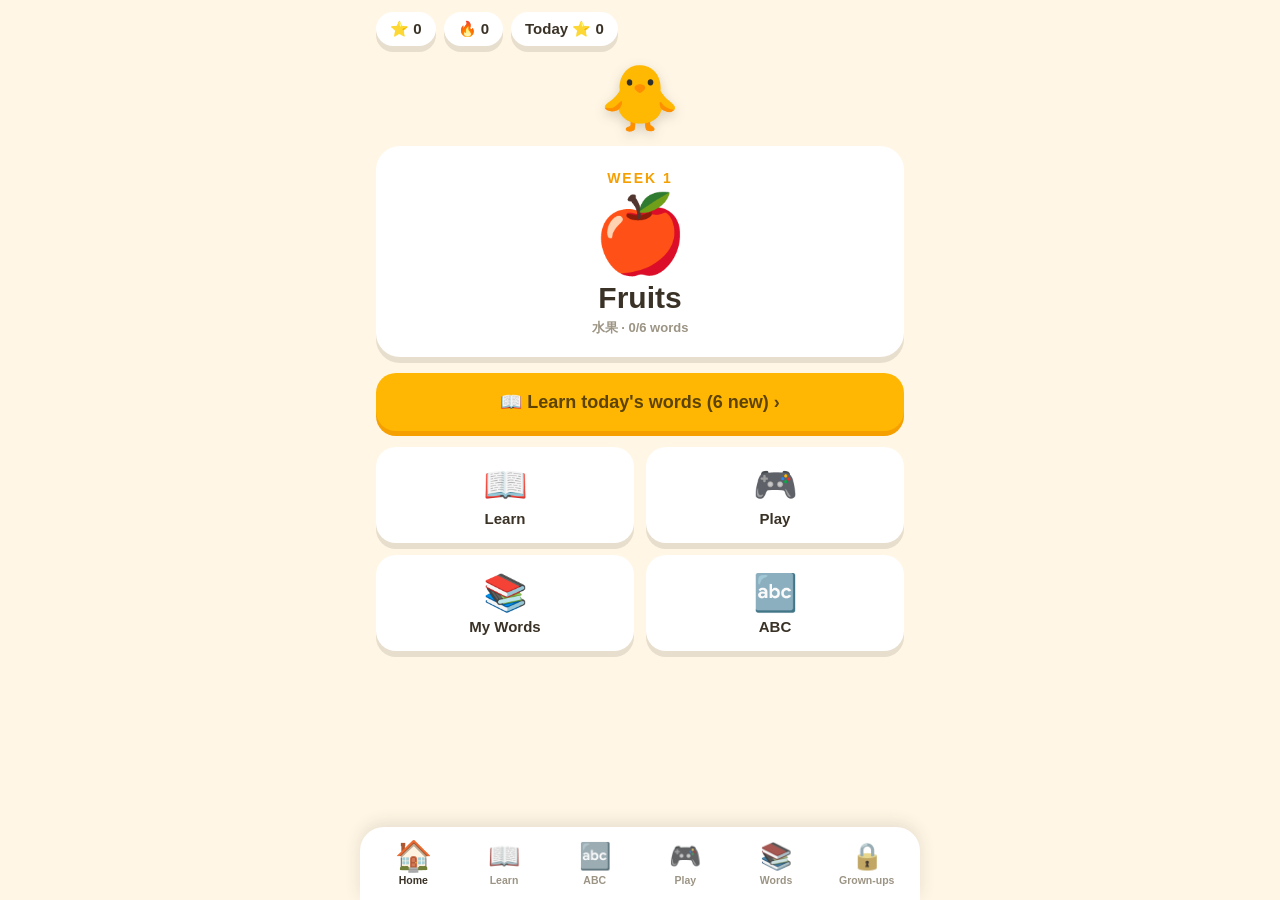
<file: index.html>
<!DOCTYPE html>
<html lang="en">
<head>
  <meta charset="UTF-8">
  <meta name="viewport" content="width=device-width, initial-scale=1, maximum-scale=1, user-scalable=no, viewport-fit=cover">
  <meta name="apple-mobile-web-app-capable" content="yes">
  <meta name="apple-mobile-web-app-status-bar-style" content="default">
  <meta name="theme-color" content="#FFF6E5">
  <title>An English 🐥</title>
  <link rel="icon" href="data:image/svg+xml,<svg xmlns='http://www.w3.org/2000/svg' viewBox='0 0 100 100'><text y='.9em' font-size='90'>🐥</text></svg>">
  <link rel="stylesheet" href="assets/style.css">
</head>
<body>
  <div id="app"></div>
  <script src="assets/data.js"></script>
  <script src="assets/core.js"></script>
  <script src="assets/xfyun-config.js"></script>
  <script src="assets/speech.js"></script>
  <script src="assets/views.js"></script>
  <script src="assets/learn.js"></script>
  <script src="assets/abc.js"></script>
  <script src="assets/app.js"></script>
</body>
</html>
</file>
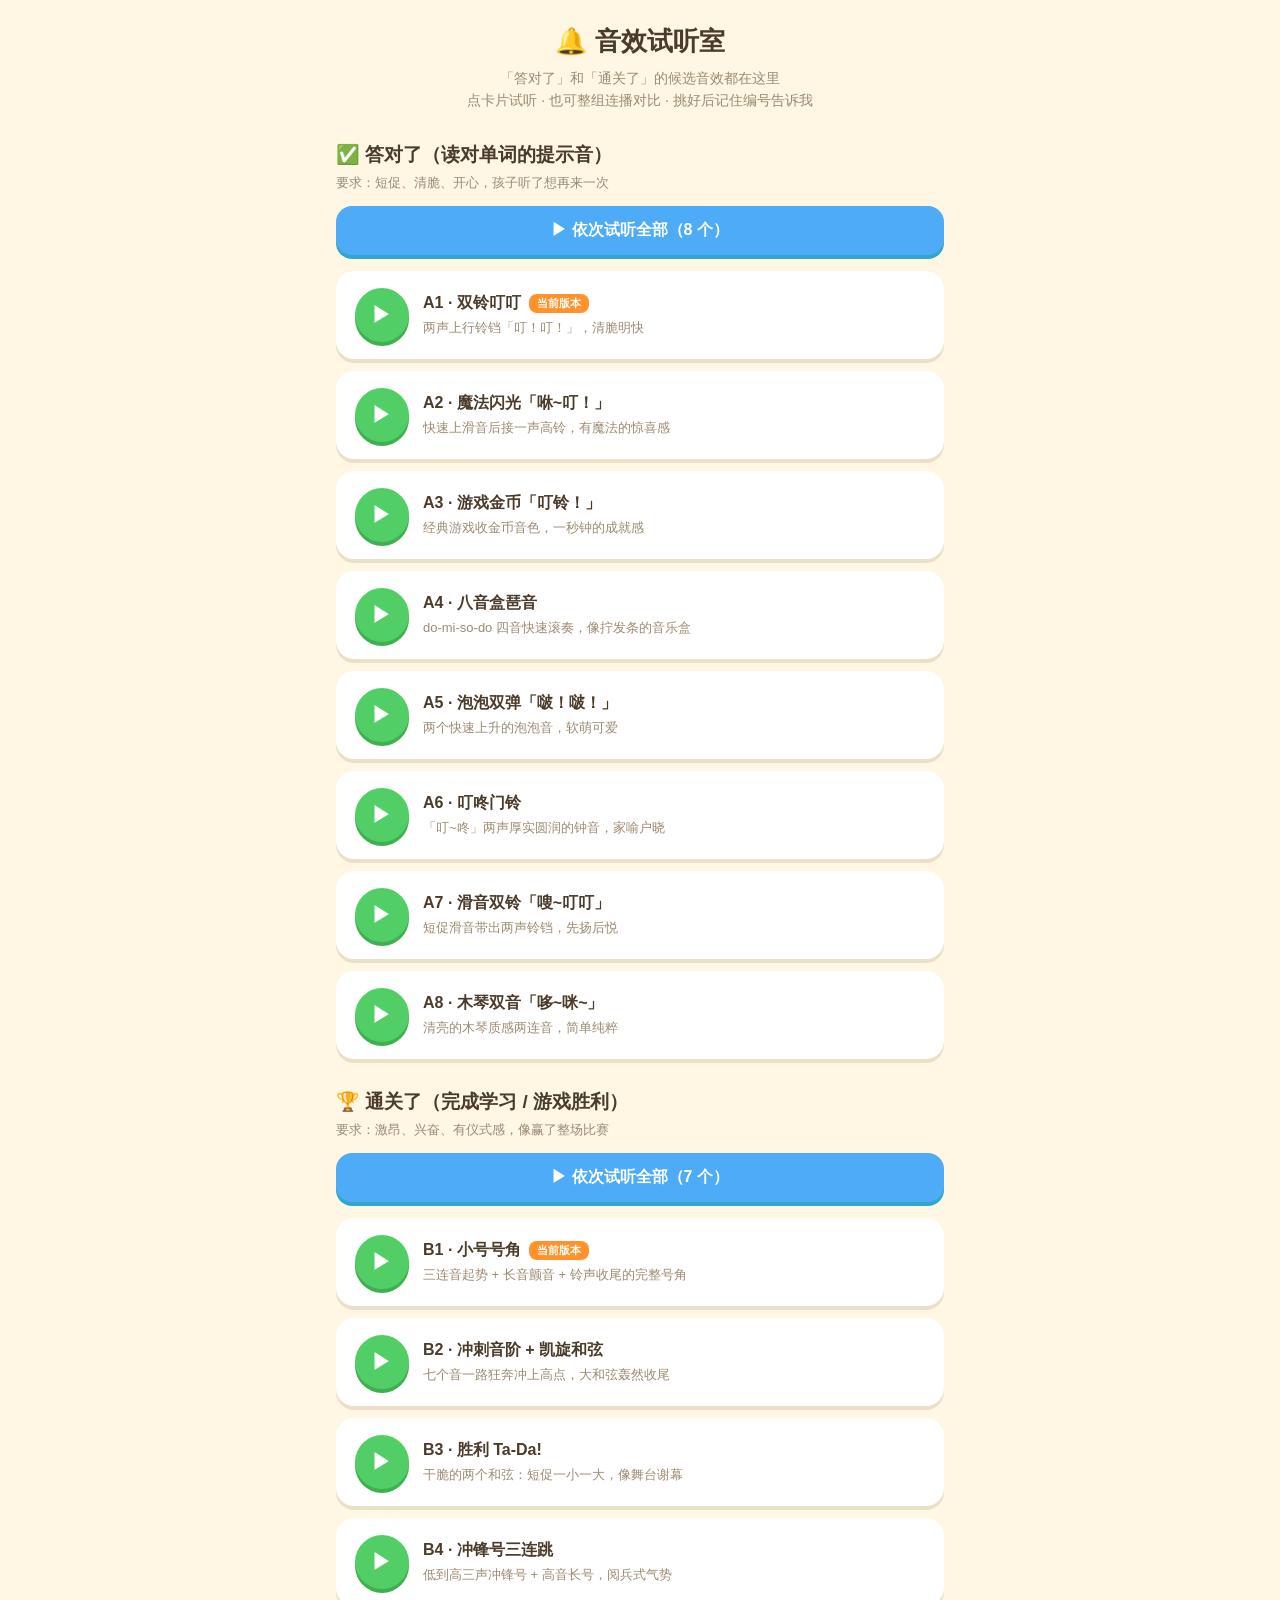
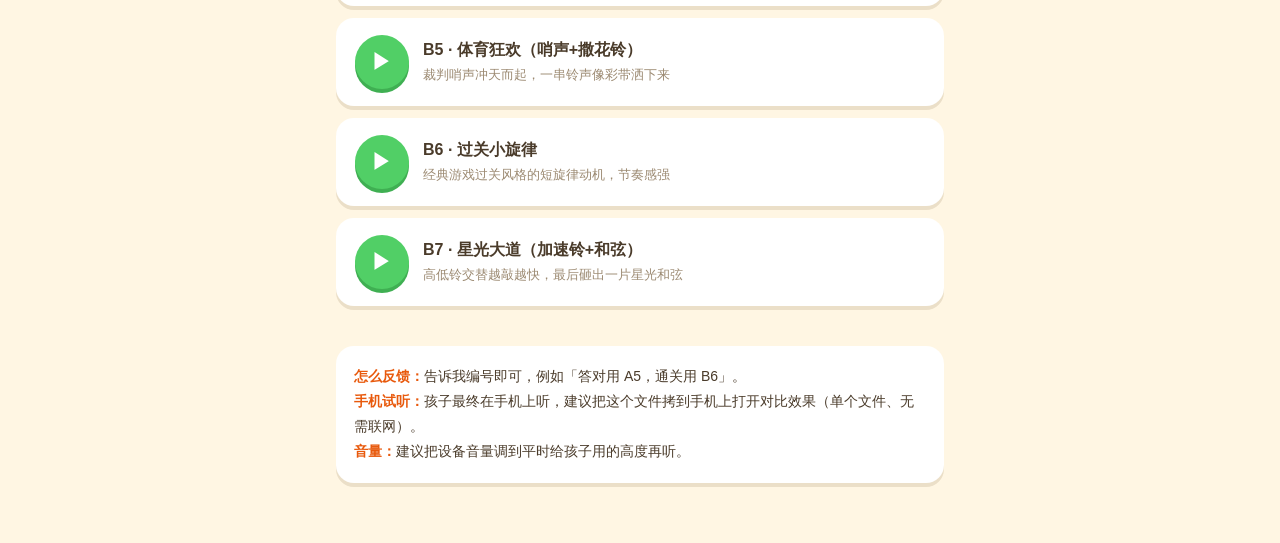
<file: sound-picker.html>
<!DOCTYPE html>
<html lang="zh-CN">
<head>
<meta charset="UTF-8">
<meta name="viewport" content="width=device-width, initial-scale=1.0">
<title>音效试听室</title>
<style>
  * { margin: 0; padding: 0; box-sizing: border-box; -webkit-tap-highlight-color: transparent; }
  body {
    font-family: -apple-system, BlinkMacSystemFont, 'PingFang SC', 'Helvetica Neue', sans-serif;
    background: #FFF6E3;
    color: #4A3B2A;
    padding: 24px 16px 60px;
    max-width: 640px;
    margin: 0 auto;
  }
  h1 { font-size: 26px; text-align: center; }
  .sub {
    text-align: center; font-size: 14px; color: #9C8A72;
    margin: 8px 0 26px; line-height: 1.6;
  }
  h2 {
    font-size: 19px; margin: 30px 0 6px;
  }
  .group-note { font-size: 13px; color: #9C8A72; margin-bottom: 14px; }
  .card {
    background: #FFFFFF;
    border-radius: 18px;
    box-shadow: 0 4px 0 #EBDFC8;
    padding: 14px 16px;
    display: flex;
    align-items: center;
    gap: 14px;
    margin-bottom: 12px;
    transition: transform 0.12s;
    border: 3px solid transparent;
  }
  .card.playing {
    border-color: #51CF66;
    transform: scale(1.02);
    animation: bounce 0.5s;
  }
  @keyframes bounce {
    0%, 100% { transform: scale(1); }
    50% { transform: scale(1.04); }
  }
  .play {
    width: 54px;
    height: 54px;
    min-width: 54px;
    border: none;
    border-radius: 50%;
    background: #51CF66;
    color: #FFFFFF;
    font-size: 22px;
    box-shadow: 0 4px 0 #3FAF52;
    cursor: pointer;
    transition: transform 0.1s, box-shadow 0.1s;
  }
  .play:active { transform: translateY(3px); box-shadow: none; }
  .info { flex: 1; min-width: 0; }
  .name { font-size: 16px; font-weight: 800; display: flex; align-items: center; gap: 8px; flex-wrap: wrap; }
  .tag {
    font-size: 11px; font-weight: 700; color: #FFFFFF;
    background: #FF922B; border-radius: 8px; padding: 2px 8px;
  }
  .desc { font-size: 13px; color: #9C8A72; margin-top: 4px; line-height: 1.5; }
  .playall {
    width: 100%;
    border: none;
    border-radius: 16px;
    background: #4DABF7;
    color: #FFFFFF;
    font-size: 16px;
    font-weight: 800;
    padding: 14px;
    box-shadow: 0 4px 0 #2FA8CC;
    cursor: pointer;
    margin-bottom: 16px;
    transition: transform 0.1s, box-shadow 0.1s;
  }
  .playall:active { transform: translateY(3px); box-shadow: none; }
  .playall:disabled { opacity: 0.5; }
  .footer {
    margin-top: 40px;
    background: #FFFFFF;
    border-radius: 18px;
    box-shadow: 0 4px 0 #EBDFC8;
    padding: 18px;
    font-size: 14px;
    line-height: 1.8;
  }
  .footer b { color: #E8590C; }
</style>
</head>
<body>
<h1>🔔 音效试听室</h1>
<p class="sub">
  「答对了」和「通关了」的候选音效都在这里<br>
  点卡片试听 · 也可整组连播对比 · 挑好后记住编号告诉我
</p>

<h2>✅ 答对了（读对单词的提示音）</h2>
<p class="group-note">要求：短促、清脆、开心，孩子听了想再来一次</p>
<button class="playall" id="pass-all" onclick="playGroup('pass')">▶ 依次试听全部（8 个）</button>
<div id="pass-list"></div>

<h2>🏆 通关了（完成学习 / 游戏胜利）</h2>
<p class="group-note">要求：激昂、兴奋、有仪式感，像赢了整场比赛</p>
<button class="playall" id="win-all" onclick="playGroup('win')">▶ 依次试听全部（7 个）</button>
<div id="win-list"></div>

<div class="footer">
  <b>怎么反馈：</b>告诉我编号即可，例如「答对用 A5，通关用 B6」。<br>
  <b>手机试听：</b>孩子最终在手机上听，建议把这个文件拷到手机上打开对比效果（单个文件、无需联网）。<br>
  <b>音量：</b>建议把设备音量调到平时给孩子用的高度再听。
</div>

<script>
let ctx = null;

// ac lazily creates the shared AudioContext on first tap (mobile requires it).
function ac() {
  if (!ctx) ctx = new (window.AudioContext || window.webkitAudioContext)();
  if (ctx.state === 'suspended') ctx.resume();
  return ctx;
}

// tone plays one steady note with a fast attack and smooth decay.
function tone(freq, dur, delay, gain, type) {
  const c = ac();
  const t = c.currentTime + (delay || 0);
  const osc = c.createOscillator();
  const vol = c.createGain();
  osc.type = type || 'sine';
  osc.frequency.value = freq;
  vol.gain.setValueAtTime(0.0001, t);
  vol.gain.exponentialRampToValueAtTime(gain || 0.12, t + 0.015);
  vol.gain.exponentialRampToValueAtTime(0.0001, t + dur);
  osc.connect(vol);
  vol.connect(c.destination);
  osc.start(t);
  osc.stop(t + dur + 0.05);
}

// bell rings a bell-like ding: fundamental plus inharmonic partials, each
// fading at its own speed - synthesized, no audio file needed.
function bell(freq, delay, gain) {
  const c = ac();
  const t = c.currentTime + (delay || 0);
  [[freq, 1, 1], [freq * 2, 0.4, 0.55], [freq * 2.76, 0.22, 0.35]].forEach((p) => {
    const osc = c.createOscillator();
    const vol = c.createGain();
    osc.type = 'sine';
    osc.frequency.value = p[0];
    vol.gain.setValueAtTime(0.0001, t);
    vol.gain.exponentialRampToValueAtTime((gain || 0.14) * p[1], t + 0.012);
    vol.gain.exponentialRampToValueAtTime(0.0001, t + p[2]);
    osc.connect(vol);
    vol.connect(c.destination);
    osc.start(t);
    osc.stop(t + p[2] + 0.05);
  });
}

// slide sweeps a pitch from f1 up (or down) to f2 - whoosh / pop textures.
function slide(f1, f2, dur, delay, gain, type) {
  const c = ac();
  const t = c.currentTime + (delay || 0);
  const osc = c.createOscillator();
  const vol = c.createGain();
  osc.type = type || 'sine';
  osc.frequency.setValueAtTime(f1, t);
  osc.frequency.exponentialRampToValueAtTime(f2, t + dur);
  vol.gain.setValueAtTime(0.0001, t);
  vol.gain.exponentialRampToValueAtTime(gain || 0.12, t + 0.015);
  vol.gain.exponentialRampToValueAtTime(0.0001, t + dur);
  osc.connect(vol);
  vol.connect(c.destination);
  osc.start(t);
  osc.stop(t + dur + 0.05);
}

// vibrato holds one brassy note with vibrato - the triumphant long note.
function vibrato(freq, delay, dur, gain) {
  const c = ac();
  const t = c.currentTime + delay;
  const osc = c.createOscillator();
  const vol = c.createGain();
  const lfo = c.createOscillator();
  const lfoGain = c.createGain();
  osc.type = 'sawtooth';
  osc.frequency.value = freq;
  lfo.frequency.value = 6.5;
  lfoGain.gain.value = freq * 0.007;
  lfo.connect(lfoGain);
  lfoGain.connect(osc.frequency);
  vol.gain.setValueAtTime(0.0001, t);
  vol.gain.exponentialRampToValueAtTime(gain, t + 0.03);
  vol.gain.setValueAtTime(gain, t + dur - 0.12);
  vol.gain.exponentialRampToValueAtTime(0.0001, t + dur);
  osc.connect(vol);
  vol.connect(c.destination);
  osc.start(t);
  osc.stop(t + dur + 0.05);
  lfo.start(t);
  lfo.stop(t + dur + 0.05);
}

// chord plays several tones together.
function chord(freqs, dur, delay, gain, type) {
  freqs.forEach((f) => tone(f, dur, delay, gain, type));
}

const SOUNDS = [
  // ---------- pass: correct-answer candidates ----------
  {
    id: 'A1', group: 'pass', name: '双铃叮叮', tag: '当前版本',
    desc: '两声上行铃铛「叮！叮！」，清脆明快',
    dur: 1.2,
    play() { bell(1568, 0, 0.16); bell(2093, 0.18, 0.13); },
  },
  {
    id: 'A2', group: 'pass', name: '魔法闪光「咻~叮！」',
    desc: '快速上滑音后接一声高铃，有魔法的惊喜感',
    dur: 1.3,
    play() { slide(660, 1760, 0.22, 0, 0.1); bell(2093, 0.22, 0.11); },
  },
  {
    id: 'A3', group: 'pass', name: '游戏金币「叮铃！」',
    desc: '经典游戏收金币音色，一秒钟的成就感',
    dur: 0.6,
    play() {
      tone(988, 0.08, 0, 0.09, 'square');
      tone(1319, 0.3, 0.08, 0.09, 'square');
    },
  },
  {
    id: 'A4', group: 'pass', name: '八音盒琶音',
    desc: 'do-mi-so-do 四音快速滚奏，像拧发条的音乐盒',
    dur: 1.2,
    play() {
      [523, 659, 784, 1047].forEach((f, i) => tone(f, 0.4, i * 0.08, 0.11));
    },
  },
  {
    id: 'A5', group: 'pass', name: '泡泡双弹「啵！啵！」',
    desc: '两个快速上升的泡泡音，软萌可爱',
    dur: 0.5,
    play() {
      slide(400, 900, 0.09, 0, 0.13);
      slide(500, 1100, 0.09, 0.13, 0.13);
    },
  },
  {
    id: 'A6', group: 'pass', name: '叮咚门铃',
    desc: '「叮~咚」两声厚实圆润的钟音，家喻户晓',
    dur: 0.8,
    play() {
      tone(880, 0.2, 0, 0.12);
      tone(1175, 0.45, 0.2, 0.12);
    },
  },
  {
    id: 'A7', group: 'pass', name: '滑音双铃「嗖~叮叮」',
    desc: '短促滑音带出两声铃铛，先扬后悦',
    dur: 1.3,
    play() {
      slide(523, 1047, 0.18, 0, 0.1, 'triangle');
      bell(1047, 0.18, 0.14);
      bell(1568, 0.27, 0.1);
    },
  },
  {
    id: 'A8', group: 'pass', name: '木琴双音「哆~咪~」',
    desc: '清亮的木琴质感两连音，简单纯粹',
    dur: 0.7,
    play() {
      tone(659, 0.14, 0, 0.13, 'triangle');
      tone(880, 0.26, 0.14, 0.13, 'triangle');
    },
  },
  // ---------- win: level-complete candidates ----------
  {
    id: 'B1', group: 'win', name: '小号号角', tag: '当前版本',
    desc: '三连音起势 + 长音颤音 + 铃声收尾的完整号角',
    dur: 1.8,
    play() {
      [0, 0.14, 0.28].forEach((d) => tone(523, 0.11, d, 0.1, 'square'));
      tone(659, 0.11, 0.43, 0.1, 'square');
      tone(784, 0.11, 0.57, 0.1, 'square');
      tone(784, 0.55, 0.74, 0.07, 'square');
      vibrato(1047, 0.74, 0.62, 0.1);
      bell(1568, 0.8, 0.07);
      bell(2093, 0.92, 0.06);
    },
  },
  {
    id: 'B2', group: 'win', name: '冲刺音阶 + 凯旋和弦',
    desc: '七个音一路狂奔冲上高点，大和弦轰然收尾',
    dur: 1.6,
    play() {
      [523, 587, 659, 698, 784, 880, 988].forEach((f, i) => {
        tone(f, 0.1, i * 0.06, 0.08, 'square');
      });
      chord([1047, 1319, 1568], 0.9, 0.48, 0.06, 'square');
      tone(523, 0.9, 0.48, 0.09);
    },
  },
  {
    id: 'B3', group: 'win', name: '胜利 Ta-Da!',
    desc: '干脆的两个和弦：短促一小一大，像舞台谢幕',
    dur: 1.3,
    play() {
      chord([523, 659, 784], 0.14, 0, 0.09, 'square');
      chord([1046, 1319, 1568], 1, 0.16, 0.055, 'square');
      bell(2093, 0.16, 0.07);
    },
  },
  {
    id: 'B4', group: 'win', name: '冲锋号三连跳',
    desc: '低到高三声冲锋号 + 高音长号，阅兵式气势',
    dur: 1.5,
    play() {
      tone(392, 0.11, 0, 0.09, 'square');
      tone(523, 0.11, 0.13, 0.09, 'square');
      tone(659, 0.11, 0.26, 0.09, 'square');
      vibrato(784, 0.4, 0.9, 0.1);
      bell(1568, 0.5, 0.06);
    },
  },
  {
    id: 'B5', group: 'win', name: '体育狂欢（哨声+撒花铃）',
    desc: '裁判哨声冲天而起，一串铃声像彩带洒下来',
    dur: 1.8,
    play() {
      slide(600, 1800, 0.3, 0, 0.11);
      [1568, 1976, 2349, 2637, 2093, 3136].forEach((f, i) => {
        bell(f, 0.35 + i * 0.09, 0.08);
      });
      bell(2637, 0.9, 0.09);
    },
  },
  {
    id: 'B6', group: 'win', name: '过关小旋律',
    desc: '经典游戏过关风格的短旋律动机，节奏感强',
    dur: 1.4,
    play() {
      tone(659, 0.1, 0, 0.09, 'square');
      tone(784, 0.1, 0.12, 0.09, 'square');
      tone(1319, 0.1, 0.24, 0.09, 'square');
      tone(1047, 0.1, 0.48, 0.09, 'square');
      tone(1175, 0.1, 0.6, 0.09, 'square');
      tone(1568, 0.5, 0.72, 0.09, 'square');
    },
  },
  {
    id: 'B7', group: 'win', name: '星光大道（加速铃+和弦）',
    desc: '高低铃交替越敲越快，最后砸出一片星光和弦',
    dur: 1.6,
    play() {
      [0, 0.15, 0.28, 0.39, 0.48, 0.55].forEach((d, i) => {
        bell(i % 2 === 0 ? 1568 : 2093, d, 0.09);
      });
      [1047, 1319, 1568].forEach((f) => bell(f, 0.68, 0.08));
      bell(3136, 0.68, 0.05);
    },
  },
];

function renderList() {
  ['pass', 'win'].forEach((group) => {
    const list = document.getElementById(group + '-list');
    list.innerHTML = SOUNDS.filter((s) => s.group === group).map((s) => `
      <div class="card" id="card-${s.id}">
        <button class="play" onclick="playSound('${s.id}')" aria-label="play ${s.id}">▶</button>
        <div class="info">
          <div class="name">${s.id} · ${s.name}${s.tag ? `<span class="tag">${s.tag}</span>` : ''}</div>
          <div class="desc">${s.desc}</div>
        </div>
      </div>`).join('');
  });
}

function highlight(id, on) {
  const card = document.getElementById('card-' + id);
  if (card) card.classList.toggle('playing', on);
}

function playSound(id) {
  const s = SOUNDS.find((x) => x.id === id);
  if (!s) return;
  highlight(id, true);
  setTimeout(() => highlight(id, false), s.dur * 1000);
  s.play();
}

let sequencing = false;

const sleep = (ms) => new Promise((resolve) => setTimeout(resolve, ms));

async function playGroup(group) {
  if (sequencing) return;
  sequencing = true;
  const btn = document.getElementById(group + '-all');
  btn.disabled = true;
  btn.textContent = '⏳ 播放中…';
  for (const s of SOUNDS.filter((x) => x.group === group)) {
    highlight(s.id, true);
    s.play();
    await sleep((s.dur + 0.5) * 1000);
    highlight(s.id, false);
  }
  btn.disabled = false;
  btn.textContent = '▶ 依次试听全部';
  sequencing = false;
}

renderList();
</script>
</body>
</html>
</file>
<file: assets/style.css>
/* An English · kid-first mobile styles */

:root {
  --bg: #FFF6E5;
  --card: #FFFFFF;
  --ink: #3A3226;
  --dim: #9C9484;
  --primary: #FFB703;
  --primary-deep: #F59F00;
  --sky: #4CC9F0;
  --green: #69DB7C;
  --coral: #FF6B6B;
  --purple: #B197FC;
  --radius: 24px;
  --shadow: 0 6px 0 rgba(58, 50, 38, 0.12);
}

* {
  margin: 0;
  padding: 0;
  box-sizing: border-box;
  -webkit-tap-highlight-color: transparent;
}

html {
  -webkit-text-size-adjust: 100%;
}

body {
  font-family: ui-rounded, "SF Pro Rounded", -apple-system, "PingFang SC",
    "Segoe UI", Roboto, sans-serif;
  background: var(--bg);
  color: var(--ink);
  min-height: 100vh;
  touch-action: manipulation;
  user-select: none;
  -webkit-user-select: none;
}

button {
  font-family: inherit;
  border: none;
  background: none;
  cursor: pointer;
  color: inherit;
}

#app {
  max-width: 560px;
  margin: 0 auto;
  min-height: 100vh;
  padding-bottom: calc(88px + env(safe-area-inset-bottom));
}

/* ---------- top bar & chips ---------- */

.topbar {
  display: flex;
  align-items: center;
  gap: 8px;
  padding: calc(12px + env(safe-area-inset-top)) 16px 8px;
}

.chip {
  display: inline-flex;
  align-items: center;
  gap: 4px;
  background: var(--card);
  border-radius: 999px;
  padding: 8px 14px;
  font-size: 15px;
  font-weight: 700;
  box-shadow: var(--shadow);
}

.btn-back {
  padding: 8px 14px;
}

/* ---------- screens ---------- */

.screen {
  padding: 12px 16px 24px;
  display: flex;
  flex-direction: column;
  align-items: center;
  gap: 16px;
  animation: pop-in 0.25s ease-out;
}

.hint {
  background: var(--card);
  border-radius: 16px;
  padding: 14px 18px;
  font-size: 15px;
  font-weight: 600;
  text-align: center;
  color: var(--ink);
  box-shadow: var(--shadow);
}

.empty {
  background: var(--card);
  border-radius: var(--radius);
  padding: 32px 20px;
  font-size: 18px;
  font-weight: 700;
  text-align: center;
  line-height: 1.8;
  box-shadow: var(--shadow);
  width: 100%;
}

.dim {
  color: var(--dim);
}

/* ---------- mascot & week card ---------- */

.mascot {
  font-size: 64px;
  line-height: 1;
  filter: drop-shadow(0 4px 6px rgba(58, 50, 38, 0.2));
  transition: transform 0.15s;
}

.mascot:active {
  transform: scale(0.88);
}

.mascot.wiggle {
  animation: wiggle 0.6s ease-in-out;
}

.week-card {
  width: 100%;
  background: var(--card);
  border-radius: var(--radius);
  box-shadow: var(--shadow);
  padding: 24px 16px 20px;
  text-align: center;
  transition: transform 0.15s;
}

.week-card:active {
  transform: scale(0.97);
}

.week-no {
  font-size: 14px;
  font-weight: 800;
  letter-spacing: 2px;
  color: var(--primary-deep);
  text-transform: uppercase;
}

.week-emoji {
  font-size: 76px;
  line-height: 1.25;
}

.week-theme {
  font-size: 30px;
  font-weight: 800;
}

.week-zh {
  margin-top: 4px;
  font-size: 13px;
  color: var(--dim);
  font-weight: 600;
}

.btn-next {
  width: 100%;
  background: var(--primary);
  color: #5C4300;
  font-size: 18px;
  font-weight: 800;
  padding: 18px;
  border-radius: 20px;
  box-shadow: 0 5px 0 var(--primary-deep);
  transition: transform 0.12s;
}

.btn-next:active {
  transform: translateY(4px);
  box-shadow: none;
}

/* ---------- star reward card ---------- */

.reward-card {
  width: 100%;
  background: var(--card);
  border-radius: var(--radius);
  box-shadow: var(--shadow);
  padding: 14px 18px;
  display: flex;
  align-items: center;
  gap: 14px;
}

.reward-card.ready {
  background: #EDFDF0;
  border: 4px solid var(--green);
  animation: bounce 1s ease-out 2;
}

.reward-emoji {
  font-size: 40px;
}

.reward-text {
  flex: 1;
  min-width: 0;
  font-size: 16px;
  font-weight: 800;
  display: flex;
  flex-direction: column;
  gap: 5px;
  line-height: 1.3;
}

.reward-text i {
  font-style: normal;
  font-size: 13px;
  color: var(--dim);
  font-weight: 600;
}

.reward-input {
  flex: 1;
  min-width: 0;
}

/* ---------- today task grid ---------- */

.task-grid {
  width: 100%;
  display: grid;
  grid-template-columns: 1fr 1fr;
  gap: 12px;
}

.task {
  position: relative;
  background: var(--card);
  border-radius: 20px;
  box-shadow: var(--shadow);
  min-height: 96px;
  display: flex;
  flex-direction: column;
  align-items: center;
  justify-content: center;
  gap: 4px;
  transition: transform 0.12s;
}

.task:active {
  transform: scale(0.95);
}

.task.done {
  background: #EDFDF0;
}

.task-icon {
  font-size: 36px;
}

.task-label {
  font-size: 15px;
  font-weight: 800;
}

.task-mark {
  position: absolute;
  top: 8px;
  right: 10px;
  font-size: 16px;
}

/* ---------- bottom nav ---------- */

.navbar {
  position: fixed;
  left: 0;
  right: 0;
  bottom: 0;
  max-width: 560px;
  margin: 0 auto;
  display: flex;
  background: var(--card);
  border-radius: 24px 24px 0 0;
  box-shadow: 0 -4px 16px rgba(58, 50, 38, 0.12);
  padding: 8px 8px calc(8px + env(safe-area-inset-bottom));
  z-index: 40;
}

.navbtn {
  flex: 1;
  display: flex;
  flex-direction: column;
  align-items: center;
  gap: 2px;
  padding: 6px 0;
  border-radius: 16px;
}

.navbtn-icon {
  font-size: 26px;
  filter: grayscale(0.55);
  transition: filter 0.15s;
}

.navbtn-label {
  font-size: 10.5px;
  font-weight: 700;
  color: var(--dim);
}

.navbtn.active .navbtn-icon {
  filter: none;
  transform: scale(1.15);
}

.navbtn.active .navbtn-label {
  color: var(--ink);
}

/* ---------- flashcards ---------- */

.flash-screen {
  gap: 12px;
}

.progress-dots {
  display: flex;
  gap: 6px;
  flex-wrap: wrap;
  justify-content: center;
}

.dot {
  width: 10px;
  height: 10px;
  border-radius: 50%;
  background: rgba(58, 50, 38, 0.14);
}

.dot.on {
  background: var(--primary);
}

.flash-card {
  width: 100%;
  background: var(--card);
  border-radius: 32px;
  box-shadow: var(--shadow);
  padding: 28px 16px 22px;
  display: flex;
  flex-direction: column;
  align-items: center;
  gap: 6px;
  animation: pop-in 0.25s ease-out;
}

.flash-card:active .flash-face {
  transform: scale(0.94);
}

.flash-face {
  font-size: clamp(96px, 38vw, 150px);
  line-height: 1.15;
  min-height: 1.2em;
  display: flex;
  align-items: center;
  justify-content: center;
}

.face-emoji {
  line-height: 1.15;
}

.face-letter {
  display: inline-flex;
  align-items: center;
  justify-content: center;
  width: 1.5em;
  height: 1.5em;
  font-size: clamp(72px, 26vw, 110px);
  font-weight: 800;
  color: #fff;
  border-radius: 28%;
  box-shadow: inset 0 -6px 0 rgba(0, 0, 0, 0.12);
}

.face-scene {
  display: inline-block;
  width: clamp(170px, 58vw, 240px);
}

.face-scene svg {
  width: 100%;
  height: auto;
}

.flash-word {
  font-size: clamp(34px, 11vw, 48px);
  font-weight: 800;
  letter-spacing: 1px;
}

.flash-zh {
  font-size: 14px;
  color: var(--dim);
  font-weight: 600;
  display: flex;
  align-items: center;
  justify-content: center;
  gap: 8px;
}

.zh-btn {
  border: none;
  border-radius: 50%;
  width: 28px;
  height: 28px;
  min-width: 28px;
  background: #FFD43B;
  color: #5C4700;
  font-size: 14px;
  font-weight: 800;
  line-height: 1;
  box-shadow: 0 3px 0 #E8B004;
  cursor: pointer;
  transition: transform 0.1s, box-shadow 0.1s;
}

.zh-btn:active {
  transform: translateY(2px);
  box-shadow: none;
}

.modal-card .btn-ghost {
  margin-top: 12px;
}

.flash-sound {
  margin-top: 6px;
  font-size: 14px;
  color: #ffffff;
  font-weight: 800;
  background: var(--sky);
  padding: 10px 22px;
  border-radius: 999px;
  animation: pulse 1.6s infinite;
}

.flash-actions {
  width: 100%;
  display: flex;
  justify-content: space-between;
  padding: 0 4px;
}

.btn-round {
  width: 72px;
  height: 72px;
  border-radius: 50%;
  background: var(--card);
  box-shadow: var(--shadow);
  font-size: 28px;
  display: flex;
  align-items: center;
  justify-content: center;
  transition: transform 0.12s;
}

.btn-round.big {
  width: 84px;
  height: 84px;
  background: var(--primary);
  box-shadow: 0 5px 0 var(--primary-deep);
}

.btn-round:active {
  transform: scale(0.92);
}

.btn-round.is-locked {
  background: #EAE2CF;
  box-shadow: var(--shadow);
}

.btn-round.is-ready {
  animation: bounce 1s ease-out 2;
}

/* ---------- follow read ---------- */

.follow-area {
  width: 100%;
  display: flex;
  flex-direction: column;
  gap: 10px;
}

.follow-btn {
  width: 100%;
  background: var(--green);
  color: #FFFFFF;
  border-radius: 20px;
  padding: 16px;
  font-size: 19px;
  font-weight: 800;
  display: flex;
  align-items: center;
  justify-content: center;
  gap: 10px;
  box-shadow: 0 5px 0 #3FAF52;
  transition: transform 0.12s;
}

.follow-btn:active {
  transform: translateY(4px);
  box-shadow: none;
}

.follow-btn.nudge {
  animation: bounce 0.8s;
}

.follow-mic {
  font-size: 26px;
  animation: pulse 1.6s infinite;
}

.follow-text {
  display: flex;
  flex-direction: column;
  align-items: center;
  line-height: 1.3;
}

.follow-text i {
  font-style: normal;
  font-size: 12px;
  font-weight: 600;
  opacity: 0.85;
}

.follow-live {
  width: 100%;
  background: var(--card);
  border-radius: 20px;
  box-shadow: var(--shadow);
  padding: 18px 16px;
  display: flex;
  flex-direction: column;
  align-items: center;
  gap: 10px;
}

.follow-wave {
  font-size: 52px;
  line-height: 1;
  animation: mic-pulse 1s ease-in-out infinite;
}

.follow-wave.checking {
  animation: wiggle 1.2s ease-in-out infinite;
}

.follow-pass {
  width: 100%;
  background: #EDFDF0;
  border: 4px solid var(--green);
  border-radius: 20px;
  padding: 16px;
  display: flex;
  align-items: center;
  justify-content: center;
  gap: 10px;
  animation: bounce 0.6s;
}

.follow-pass-face {
  font-size: 40px;
}

.follow-pass-text,
.follow-fail-text,
.follow-error-text {
  display: flex;
  flex-direction: column;
  line-height: 1.3;
}

.follow-pass-text {
  font-size: 22px;
  font-weight: 800;
}

.follow-fail {
  width: 100%;
  background: #FFF4E8;
  border: 4px solid var(--primary);
  border-radius: 20px;
  padding: 14px 16px;
  display: flex;
  align-items: center;
  justify-content: center;
  gap: 10px;
  animation: shake 0.4s;
}

.follow-fail-face {
  font-size: 34px;
}

.follow-fail-text {
  font-size: 18px;
  font-weight: 800;
}

.follow-pass-text i,
.follow-fail-text i,
.follow-error-text i {
  font-style: normal;
  font-size: 12.5px;
  font-weight: 600;
  color: var(--dim);
}

.follow-error {
  width: 100%;
  background: var(--card);
  border-radius: 20px;
  box-shadow: var(--shadow);
  padding: 14px 16px;
  display: flex;
  flex-direction: column;
  align-items: center;
  gap: 10px;
}

.follow-error-text {
  font-size: 15px;
  font-weight: 700;
  align-items: center;
  text-align: center;
  line-height: 1.5;
}

@keyframes mic-pulse {
  0%, 100% {
    transform: scale(1);
  }
  50% {
    transform: scale(1.2);
  }
}

/* ---------- done screen ---------- */

.done-screen {
  justify-content: center;
  min-height: 70vh;
  gap: 12px;
}

.done-emoji {
  font-size: 80px;
  animation: bounce 0.8s;
}

.done-title {
  font-size: 34px;
  font-weight: 800;
}

.done-sub {
  font-size: 17px;
  font-weight: 700;
  color: var(--primary-deep);
}

.done-face {
  font-size: 64px;
}

/* ---------- buttons ---------- */

.btn-primary {
  background: var(--primary);
  color: #5C4300;
  font-size: 18px;
  font-weight: 800;
  padding: 16px 28px;
  border-radius: 18px;
  box-shadow: 0 5px 0 var(--primary-deep);
  min-width: 220px;
  transition: transform 0.12s;
}

.btn-primary:active {
  transform: translateY(4px);
  box-shadow: none;
}

.btn-ghost {
  background: var(--card);
  color: var(--ink);
  font-size: 16px;
  font-weight: 700;
  padding: 14px 24px;
  border-radius: 16px;
  box-shadow: var(--shadow);
  min-width: 220px;
}

.btn-danger {
  background: #FFE3E3;
  color: #C92A2A;
  font-size: 16px;
  font-weight: 800;
  padding: 14px 24px;
  border-radius: 16px;
  min-width: 220px;
}

/* ---------- games ---------- */

.game-grid {
  width: 100%;
  display: grid;
  gap: 14px;
}

.game-card {
  background: var(--card);
  border-radius: var(--radius);
  box-shadow: var(--shadow);
  padding: 26px 16px;
  display: flex;
  flex-direction: column;
  align-items: center;
  gap: 6px;
  transition: transform 0.12s;
}

.game-card:active {
  transform: scale(0.96);
}

.game-icon {
  font-size: 54px;
}

.game-name {
  font-size: 20px;
  font-weight: 800;
}

.game-zh {
  font-size: 13px;
  color: var(--dim);
  font-weight: 600;
}

.say-btn {
  width: 100%;
  background: var(--sky);
  color: #fff;
  border-radius: 20px;
  padding: 20px;
  font-size: 20px;
  font-weight: 800;
  display: flex;
  align-items: center;
  justify-content: center;
  gap: 10px;
  box-shadow: 0 5px 0 #2FA8CC;
  animation: pulse 1.6s infinite;
}

.say-btn:active {
  transform: translateY(4px);
  box-shadow: none;
}

.say-icon {
  font-size: 26px;
}

.options-grid {
  width: 100%;
  display: grid;
  grid-template-columns: 1fr 1fr;
  gap: 12px;
}

.opt-card {
  background: var(--card);
  border-radius: 22px;
  box-shadow: var(--shadow);
  padding: 16px 8px;
  display: flex;
  align-items: center;
  justify-content: center;
  min-height: 128px;
  transition: transform 0.12s;
}

.opt-card:active {
  transform: scale(0.95);
}

.opt-face .face-emoji {
  font-size: clamp(56px, 18vw, 76px);
}

.opt-face .face-letter {
  font-size: clamp(42px, 14vw, 58px);
  width: 1.5em;
  height: 1.5em;
}

.opt-face .face-scene {
  width: clamp(110px, 30vw, 150px);
}

.mem-face .face-scene {
  width: clamp(96px, 26vw, 120px);
}

.modal-face .face-scene {
  width: clamp(180px, 55vw, 230px);
}

.word-chip-face .face-scene {
  width: 46px;
  display: block;
}

.word-chip-face .face-letter {
  font-size: 24px;
}

.opt-card.correct {
  background: #EDFDF0;
  border: 4px solid var(--green);
  animation: bounce 0.5s;
}

.opt-card.wrong {
  border: 4px solid var(--coral);
  animation: shake 0.4s;
}

/* ---------- match up game ---------- */

.match-hint {
  width: 100%;
  text-align: center;
  font-size: 18px;
  font-weight: 800;
  color: var(--ink);
  margin-bottom: 4px;
}

.match-hint i {
  display: block;
  font-size: 13px;
  font-weight: 700;
  font-style: normal;
  color: var(--dim);
  margin-top: 4px;
}

.match-board {
  width: 100%;
  display: grid;
  grid-template-columns: 1fr 1fr;
  grid-auto-rows: 1fr;
  gap: 14px;
  align-items: stretch;
}

.match-card {
  background: var(--card);
  border-radius: 20px;
  box-shadow: var(--shadow);
  height: 100%;
  min-height: 92px;
  display: flex;
  align-items: center;
  justify-content: center;
  padding: 10px;
  border: 3px solid transparent;
  transition: transform 0.15s, border-color 0.15s, box-shadow 0.15s;
}

.match-card:active {
  transform: scale(0.95);
}

.match-card.active {
  border-color: var(--sky);
  box-shadow: 0 0 0 4px rgba(76, 201, 240, 0.25), var(--shadow);
  transform: scale(1.03);
}

.match-card.matched {
  background: #EDFDF0;
  border-color: var(--green);
  opacity: 0.9;
  animation: bounce 0.5s;
}

.match-card.wrong {
  border-color: var(--coral);
  animation: shake 0.4s;
}

.mem-face .face-emoji {
  font-size: clamp(48px, 16vw, 64px);
}

.mem-face .face-letter {
  font-size: clamp(36px, 12vw, 48px);
  width: 1.5em;
  height: 1.5em;
}

.mem-word {
  font-size: clamp(20px, 6.5vw, 26px);
  font-weight: 800;
  text-align: center;
}

/* ---------- words book ---------- */

.progress-outer {
  width: 100%;
  height: 16px;
  background: rgba(58, 50, 38, 0.1);
  border-radius: 999px;
  overflow: hidden;
}

.progress-inner {
  height: 100%;
  background: linear-gradient(90deg, var(--primary), var(--green));
  border-radius: 999px;
  transition: width 0.4s;
}

.progress-zh {
  width: 100%;
  font-size: 12.5px;
  color: var(--dim);
  font-weight: 600;
  text-align: right;
}

.word-group {
  width: 100%;
  background: var(--card);
  border-radius: var(--radius);
  box-shadow: var(--shadow);
  padding: 16px;
  position: relative;
}

.group-head {
  display: flex;
  align-items: center;
  gap: 8px;
  flex-wrap: wrap;
  margin-bottom: 12px;
}

.group-emoji {
  font-size: 26px;
}

.group-title {
  font-size: 16px;
  font-weight: 800;
}

.group-zh {
  font-size: 12.5px;
  color: var(--dim);
  font-weight: 600;
}

.group-lock {
  position: absolute;
  top: 12px;
  right: 14px;
  font-size: 15px;
  opacity: 0.5;
}

.word-grid {
  display: grid;
  grid-template-columns: repeat(3, 1fr);
  gap: 8px;
}

.word-chip {
  background: #FFF9EC;
  border-radius: 16px;
  padding: 12px 6px;
  display: flex;
  flex-direction: column;
  align-items: center;
  gap: 4px;
  transition: transform 0.12s;
}

.word-chip:active {
  transform: scale(0.94);
}

.word-chip-face {
  font-size: 34px;
  line-height: 1.1;
  min-height: 1.15em;
  display: flex;
  align-items: center;
}

.word-chip-text {
  font-size: 13.5px;
  font-weight: 800;
  display: flex;
  flex-direction: column;
  align-items: center;
  line-height: 1.3;
}

.word-chip-text i {
  font-style: normal;
  font-size: 11px;
  color: var(--dim);
  font-weight: 600;
}

.word-chip-stars {
  font-size: 11px;
  min-height: 14px;
}

/* ---------- modal ---------- */

.modal {
  position: fixed;
  inset: 0;
  z-index: 60;
}

.modal-mask {
  position: absolute;
  inset: 0;
  background: rgba(58, 50, 38, 0.45);
  display: flex;
  align-items: center;
  justify-content: center;
  padding: 24px;
}

.modal-card {
  width: 100%;
  max-width: 340px;
  background: var(--card);
  border-radius: 32px;
  padding: 28px 20px 24px;
  display: flex;
  flex-direction: column;
  align-items: center;
  gap: 10px;
  animation: pop-in 0.25s ease-out;
}

.modal-face {
  font-size: 92px;
  min-height: 1.2em;
  display: flex;
  align-items: center;
}

.modal-word {
  font-size: 30px;
  font-weight: 800;
}

.modal-zh {
  font-size: 14px;
  color: var(--dim);
  font-weight: 600;
}

.modal-stars {
  font-size: 15px;
  min-height: 20px;
}

/* ---------- parents hub ---------- */

.gate-screen {
  justify-content: center;
  min-height: 70vh;
}

.gate-card {
  width: 100%;
  max-width: 340px;
  background: var(--card);
  border-radius: var(--radius);
  box-shadow: var(--shadow);
  padding: 28px 22px;
  display: flex;
  flex-direction: column;
  gap: 12px;
  align-items: stretch;
}

.gate-title {
  font-size: 18px;
  font-weight: 800;
  text-align: center;
}

.gate-q {
  font-size: 20px;
  font-weight: 700;
  text-align: center;
  color: var(--dim);
}

.gate-input {
  font-family: inherit;
  font-size: 24px;
  font-weight: 800;
  text-align: center;
  padding: 12px;
  border: 3px solid rgba(58, 50, 38, 0.15);
  border-radius: 16px;
  background: #FFF9EC;
  color: var(--ink);
  outline: none;
}

.gate-input:focus {
  border-color: var(--primary);
}

.tabbar {
  width: 100%;
  display: flex;
  gap: 8px;
  overflow-x: auto;
  scrollbar-width: none;
}

.tabbar::-webkit-scrollbar {
  display: none;
}

.ptab {
  flex-shrink: 0;
  background: var(--card);
  border-radius: 14px;
  padding: 10px 14px;
  font-size: 14px;
  font-weight: 700;
  color: var(--dim);
  box-shadow: var(--shadow);
}

.ptab.active {
  background: var(--primary);
  color: #5C4300;
}

.pcard {
  width: 100%;
  background: var(--card);
  border-radius: var(--radius);
  box-shadow: var(--shadow);
  padding: 18px 16px;
  display: flex;
  flex-direction: column;
  gap: 12px;
}

.pcard-title {
  font-size: 16px;
  font-weight: 800;
}

.psection {
  margin-top: 6px;
  font-size: 13px;
  font-weight: 800;
  color: var(--primary-deep);
}

.pnote {
  font-size: 13.5px;
  color: var(--dim);
  line-height: 1.7;
  font-weight: 500;
}

.plist {
  padding-left: 20px;
  font-size: 14.5px;
  line-height: 1.8;
  font-weight: 600;
}

.stat-row {
  display: grid;
  grid-template-columns: repeat(4, 1fr);
  gap: 6px;
}

.stat {
  text-align: center;
  background: #FFF9EC;
  border-radius: 14px;
  padding: 10px 4px;
}

.stat-num {
  font-size: 18px;
  font-weight: 800;
}

.stat-zh {
  font-size: 10.5px;
  color: var(--dim);
  font-weight: 600;
  margin-top: 2px;
}

.week-table {
  width: 100%;
  border-collapse: collapse;
  font-size: 13px;
}

.week-table td {
  padding: 7px 4px;
  border-bottom: 1px solid rgba(58, 50, 38, 0.07);
  font-weight: 600;
  white-space: nowrap;
}

.week-table tr.cur td {
  color: var(--primary-deep);
  font-weight: 800;
}

.week-table tr.phase-head td {
  background: #FFF1D6;
  color: var(--ink);
  font-weight: 800;
  font-size: 13px;
  text-align: center;
  border-radius: 8px;
}

.week-table td:last-child {
  width: 40%;
}

.bar {
  width: 100%;
  height: 8px;
  background: rgba(58, 50, 38, 0.1);
  border-radius: 999px;
  overflow: hidden;
}

.bar-in {
  height: 100%;
  background: var(--green);
  border-radius: 999px;
}

.select {
  font-family: inherit;
  font-size: 15px;
  font-weight: 700;
  padding: 12px 14px;
  border-radius: 14px;
  border: 2px solid rgba(58, 50, 38, 0.12);
  background: #FFF9EC;
  color: var(--ink);
  outline: none;
}

.setting-row {
  display: flex;
  align-items: center;
  justify-content: space-between;
  gap: 12px;
  font-size: 14.5px;
  font-weight: 700;
}

.seg {
  display: flex;
  gap: 6px;
}

.seg button {
  background: #FFF9EC;
  border-radius: 12px;
  padding: 9px 14px;
  font-size: 14px;
  font-weight: 700;
  color: var(--dim);
}

.seg button.on {
  background: var(--primary);
  color: #5C4300;
}

.file-btn {
  position: relative;
  overflow: hidden;
  display: flex;
  align-items: center;
  justify-content: center;
}

.file-btn input {
  position: absolute;
  inset: 0;
  opacity: 0;
  cursor: pointer;
}

/* ---------- confetti ---------- */

.confetti-layer {
  position: fixed;
  inset: 0;
  pointer-events: none;
  z-index: 80;
  overflow: hidden;
}

.confetti-piece {
  position: absolute;
  top: -16px;
  width: 12px;
  height: 12px;
  border-radius: 3px;
  animation: confetti-fall linear forwards;
}

/* ---------- animations ---------- */

@keyframes pop-in {
  from {
    opacity: 0;
    transform: scale(0.92);
  }
  to {
    opacity: 1;
    transform: scale(1);
  }
}

@keyframes bounce {
  0%, 100% {
    transform: translateY(0);
  }
  40% {
    transform: translateY(-14px);
  }
  70% {
    transform: translateY(-6px);
  }
}

@keyframes shake {
  0%, 100% {
    transform: translateX(0);
  }
  25% {
    transform: translateX(-8px);
  }
  50% {
    transform: translateX(8px);
  }
  75% {
    transform: translateX(-5px);
  }
}

@keyframes wiggle {
  0%, 100% {
    transform: rotate(0deg) scale(1);
  }
  25% {
    transform: rotate(-12deg) scale(1.1);
  }
  50% {
    transform: rotate(10deg) scale(1.1);
  }
  75% {
    transform: rotate(-6deg) scale(1.05);
  }
}

@keyframes pulse {
  0%, 100% {
    transform: scale(1);
  }
  50% {
    transform: scale(1.02);
  }
}

@keyframes confetti-fall {
  from {
    transform: translateY(-20px) rotate(0deg);
  }
  to {
    transform: translateY(110vh) rotate(720deg);
  }
}

/* ---------- ABC section ---------- */

.abc-grid {
  width: 100%;
  display: grid;
  grid-template-columns: 1fr 1fr;
  gap: 14px;
}

.abc-card {
  background: var(--card);
  border-radius: var(--radius);
  box-shadow: var(--shadow);
  padding: 22px 12px;
  display: flex;
  flex-direction: column;
  align-items: center;
  gap: 6px;
}

.abc-card:active {
  transform: scale(0.96);
}

.abc-icon {
  font-size: 46px;
}

.abc-name {
  font-size: 18px;
  font-weight: 800;
  color: var(--ink);
}

.abc-zh {
  font-size: 12.5px;
  font-weight: 700;
  color: var(--dim);
}

/* letter card */

.letter-card {
  width: 100%;
  background: var(--card);
  border-radius: var(--radius);
  box-shadow: var(--shadow);
  padding: 28px 16px;
  display: flex;
  flex-direction: column;
  align-items: center;
  gap: 14px;
}

.letter-card:active {
  transform: scale(0.97);
}

.letter-big {
  font-size: clamp(90px, 34vw, 140px);
  font-weight: 900;
  color: var(--primary-deep);
  line-height: 1;
}

.letter-big small {
  font-size: 0.5em;
  color: var(--sky);
  margin-left: 6px;
}

.letter-word {
  display: flex;
  align-items: center;
  gap: 10px;
  font-size: 20px;
  font-weight: 800;
  color: var(--ink);
}

.letter-word .face-emoji {
  font-size: 40px;
}

/* letter quiz */

.quiz-ask {
  width: 100%;
  text-align: center;
  font-size: 22px;
  font-weight: 800;
  color: var(--ink);
}

.quiz-ask i {
  display: block;
  font-size: 13px;
  font-weight: 700;
  color: var(--dim);
  font-style: normal;
  margin-top: 4px;
}

.letter-opts {
  width: 100%;
  display: grid;
  grid-template-columns: 1fr 1fr;
  gap: 12px;
}

.letter-opt {
  background: var(--card);
  border-radius: var(--radius);
  box-shadow: var(--shadow);
  padding: 26px 0;
  font-size: 52px;
  font-weight: 900;
  color: var(--ink);
}

.letter-opt:active {
  transform: scale(0.95);
}

.letter-opt.correct {
  border: 4px solid var(--green);
  animation: bounce 0.5s;
}

.letter-opt.wrong {
  border: 4px solid var(--coral);
  animation: shake 0.4s;
}

/* phonics */

.phonics-title {
  width: 100%;
  text-align: center;
  font-size: 16px;
  font-weight: 800;
  color: var(--dim);
}

.sound-chips {
  display: flex;
  align-items: center;
  gap: 8px;
  flex-wrap: wrap;
  justify-content: center;
}

.sound-chip {
  background: var(--sky);
  color: #fff;
  border-radius: 16px;
  min-width: 52px;
  padding: 14px 16px;
  font-size: 28px;
  font-weight: 900;
  box-shadow: var(--shadow);
}

.sound-chip:active {
  transform: scale(0.94);
}

.sound-plus {
  font-size: 22px;
  font-weight: 900;
  color: var(--dim);
}

.blend-btn {
  background: var(--primary);
  color: #5C4300;
  border-radius: 20px;
  padding: 16px 26px;
  font-size: 26px;
  font-weight: 900;
  box-shadow: 0 5px 0 var(--primary-deep);
  display: flex;
  flex-direction: column;
  align-items: center;
  gap: 2px;
}

.blend-btn i {
  font-size: 13px;
  font-weight: 700;
  font-style: normal;
  color: #7A5B00;
}

.blend-btn:active {
  transform: translateY(4px);
  box-shadow: none;
}

/* sight words + sentences */

.sight-card,
.sentence-card {
  width: 100%;
  background: var(--card);
  border-radius: var(--radius);
  box-shadow: var(--shadow);
  padding: 34px 18px;
  display: flex;
  flex-direction: column;
  align-items: center;
  gap: 14px;
}

.sight-card:active,
.sentence-card:active {
  transform: scale(0.97);
}

.sight-word {
  font-size: clamp(52px, 20vw, 84px);
  font-weight: 900;
  color: var(--purple);
  line-height: 1.1;
}

.sentence-text {
  font-size: clamp(26px, 8vw, 38px);
  font-weight: 800;
  color: var(--ink);
  text-align: center;
  line-height: 1.25;
}

.sentence-zh {
  font-size: 16px;
  font-weight: 700;
  color: var(--dim);
  text-align: center;
}
</file>
